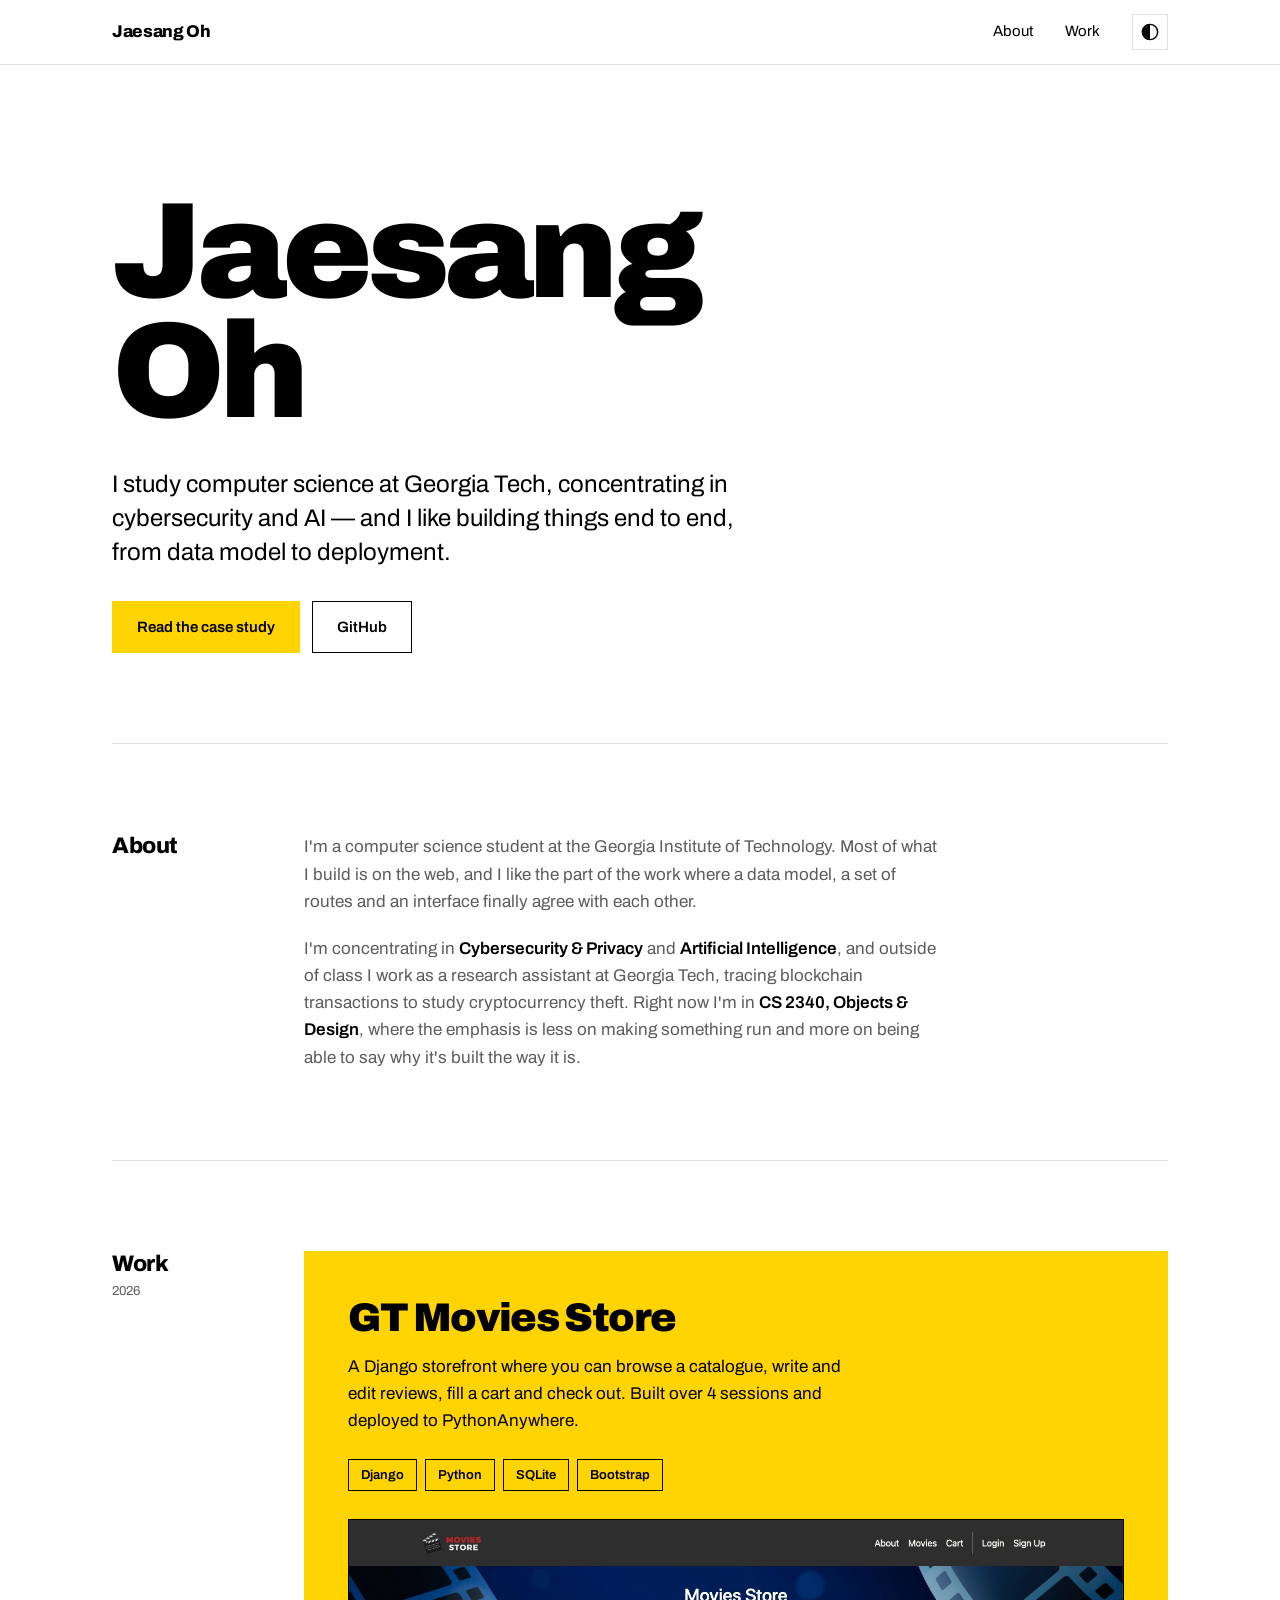
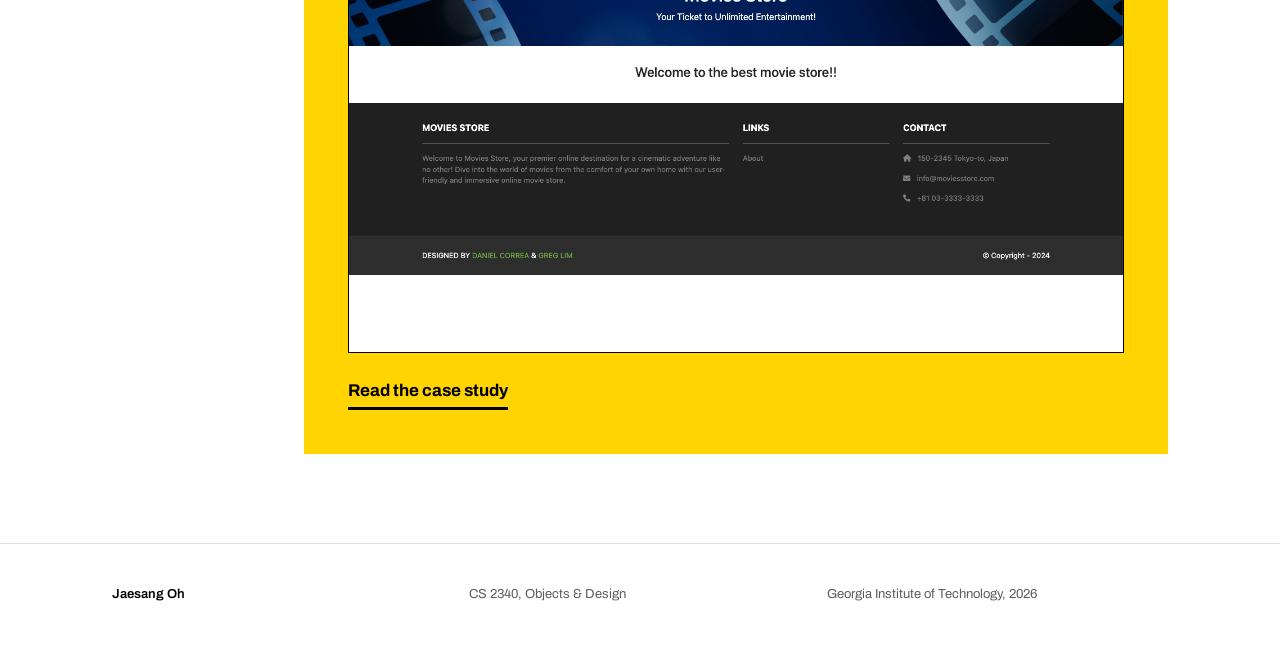
<file: portfolio/index.html>
<!DOCTYPE html>
<html lang="en">

<head>
  <meta charset="UTF-8" />
  <meta name="viewport" content="width=device-width, initial-scale=1.0" />
  <title>Jaesang Oh — Computer Science at Georgia Tech</title>
  <meta name="description"
    content="Portfolio of Jaesang Oh, a computer science student at Georgia Tech. Featuring GT Movies Store, a Django web application built for CS 2340." />
  <meta name="theme-color" content="#FFFFFF" />

  <!-- Resolve the theme before first paint so the page never flashes. -->
  <script>
    (function () {
      var t;
      try { t = localStorage.getItem('theme'); } catch (e) { t = null; }
      if (t !== 'light' && t !== 'dark') {
        t = window.matchMedia('(prefers-color-scheme: dark)').matches ? 'dark' : 'light';
      }
      document.documentElement.setAttribute('data-theme', t);
    })();
  </script>

  <link rel="preconnect" href="https://fonts.googleapis.com" />
  <link rel="preconnect" href="https://fonts.gstatic.com" crossorigin />
  <link
    href="https://fonts.googleapis.com/css2?family=Archivo:wght@400;500;600;700;800;900&family=JetBrains+Mono:wght@500&display=swap"
    rel="stylesheet" />

  <link rel="stylesheet" href="css/style.css" />
</head>

<body>

  <a href="#main" class="skip-link">Skip to content</a>

  <header class="topbar">
    <div class="wrap">
      <a href="#top" class="wordmark">Jaesang Oh</a>
      <nav class="topnav" aria-label="Main">
        <a href="#about">About</a>
        <a href="#work">Work</a>
        <button type="button" class="theme-toggle" aria-label="Switch to dark theme">
          <svg viewBox="0 0 20 20" aria-hidden="true" focusable="false">
            <circle cx="10" cy="10" r="8.5" fill="none" stroke="currentColor" stroke-width="1.6" />
            <path d="M10 1.5a8.5 8.5 0 0 0 0 17z" fill="currentColor" />
          </svg>
        </button>
      </nav>
    </div>
  </header>

  <main id="main">

    <section class="hero wrap" id="top">
      <h1 class="display">Jaesang<br />Oh</h1>
      <p class="lede">
        I study computer science at Georgia Tech, concentrating in cybersecurity
        and AI — and I like building things end to end, from data model to deployment.
      </p>
      <div class="actions">
        <a class="btn btn-solid" href="movies-store.html">Read the case study</a>
        <a class="btn btn-line" href="https://github.com/jaeoh91/" target="_blank" rel="noopener">GitHub</a>
      </div>
    </section>

    <div class="wrap">

      <section class="row" id="about">
        <div class="rail">
          <h2>About</h2>
        </div>
        <div class="content prose">
          <p>
            I'm a computer science student at the Georgia Institute of Technology.
            Most of what I build is on the web, and I like the part of the work where
            a data model, a set of routes and an interface finally agree with each other.
          </p>
          <p>
            I'm concentrating in <strong>Cybersecurity &amp; Privacy</strong> and
            <strong>Artificial Intelligence</strong>, and outside of class I work as a
            research assistant at Georgia Tech, tracing blockchain transactions to study
            cryptocurrency theft. Right now I'm in <strong>CS 2340, Objects &amp; Design</strong>,
            where the emphasis is less on making something run and more on being able
            to say why it's built the way it is.
          </p>
        </div>
      </section>

      <section class="row" id="work">
        <div class="rail">
          <h2>Work</h2>
          <p>2026</p>
        </div>
        <div class="content">
          <a class="mark-field" href="movies-store.html">
            <h3>GT Movies Store</h3>
            <p class="field-lede">
              A Django storefront where you can browse a catalogue, write and edit
              reviews, fill a cart and check out. Built over 4 sessions and deployed
              to PythonAnywhere.
            </p>
            <ul class="tags">
              <li>Django</li>
              <li>Python</li>
              <li>SQLite</li>
              <li>Bootstrap</li>
            </ul>
            <img src="img/screenshot_home.jpg" alt="The GT Movies Store home page" class="field-shot" width="1376"
              height="768" />
            <span class="field-cta">Read the case study</span>
          </a>
        </div>
      </section>

    </div>
  </main>

  <footer class="footer">
    <div class="wrap">
      <p><strong>Jaesang Oh</strong></p>
      <p>CS 2340, Objects &amp; Design</p>
      <p>Georgia Institute of Technology, 2026</p>
    </div>
  </footer>

  <script src="js/main.js"></script>
</body>

</html>
</file>
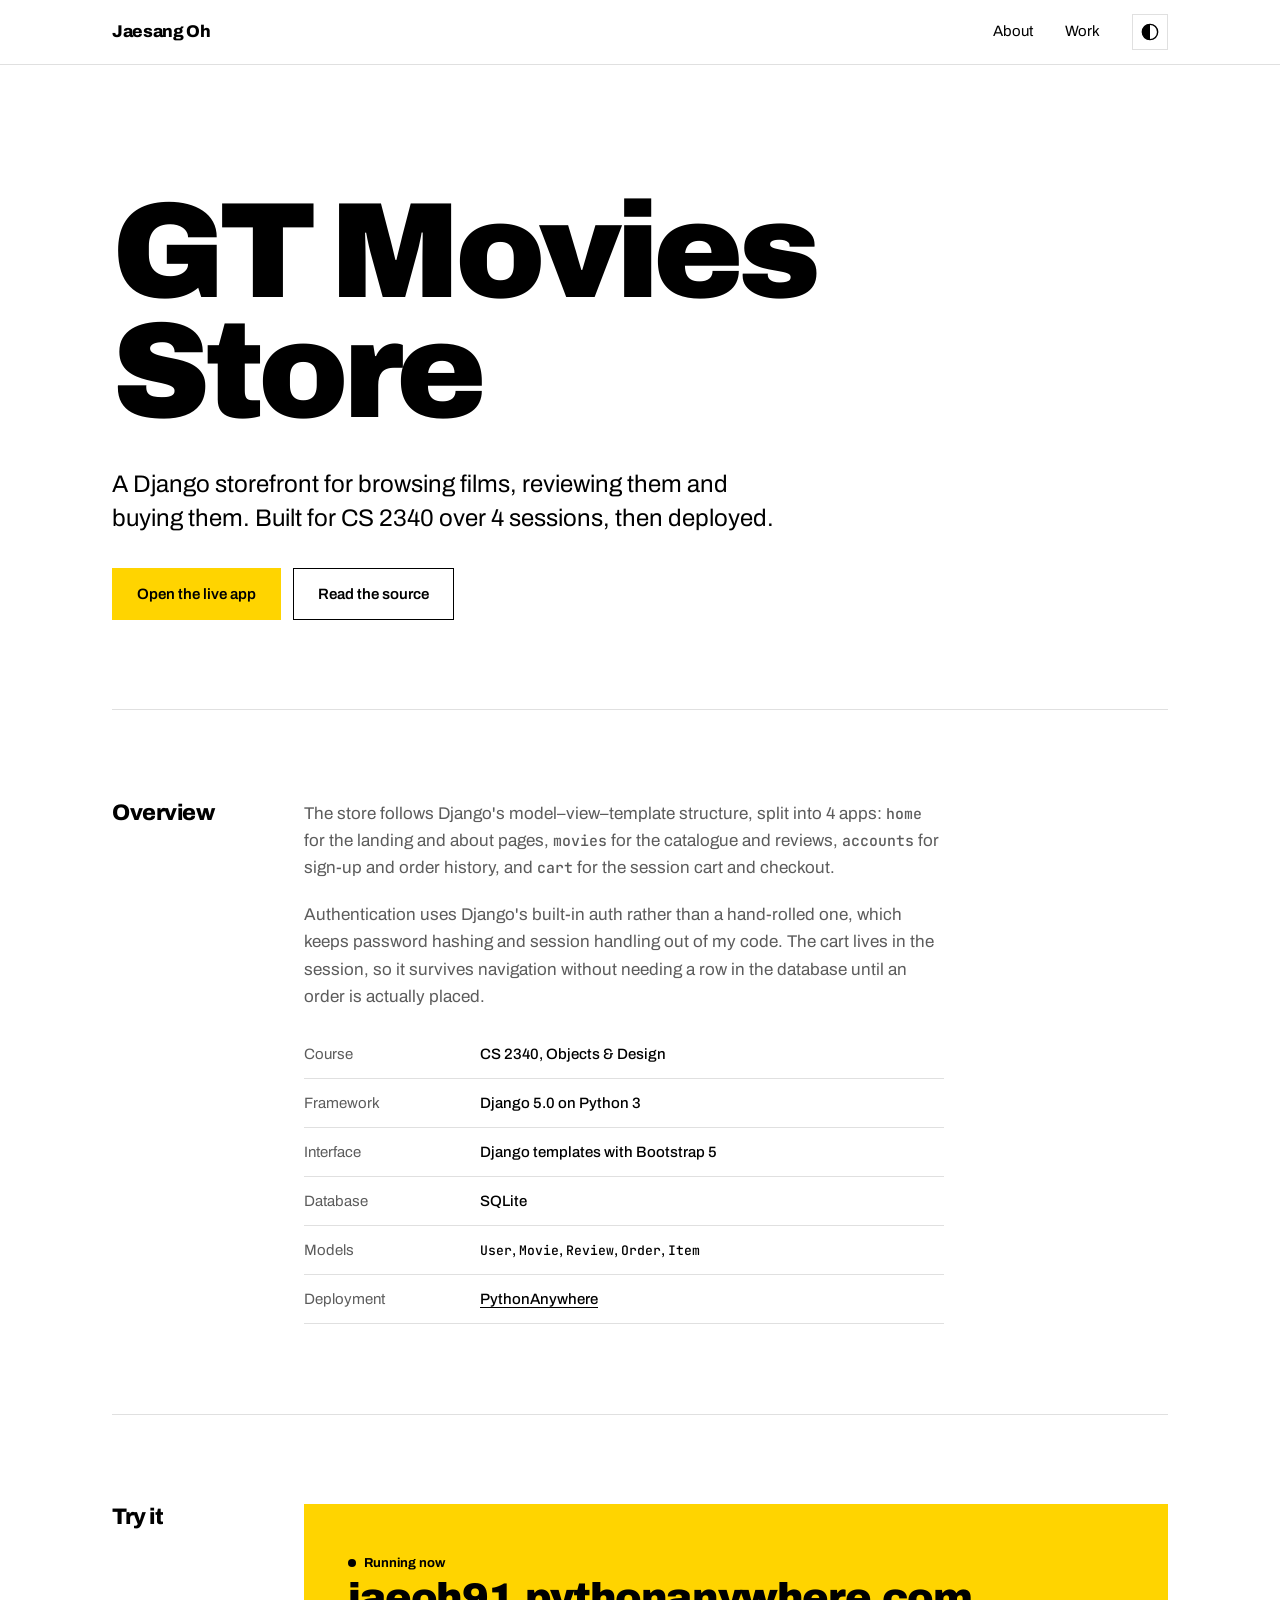
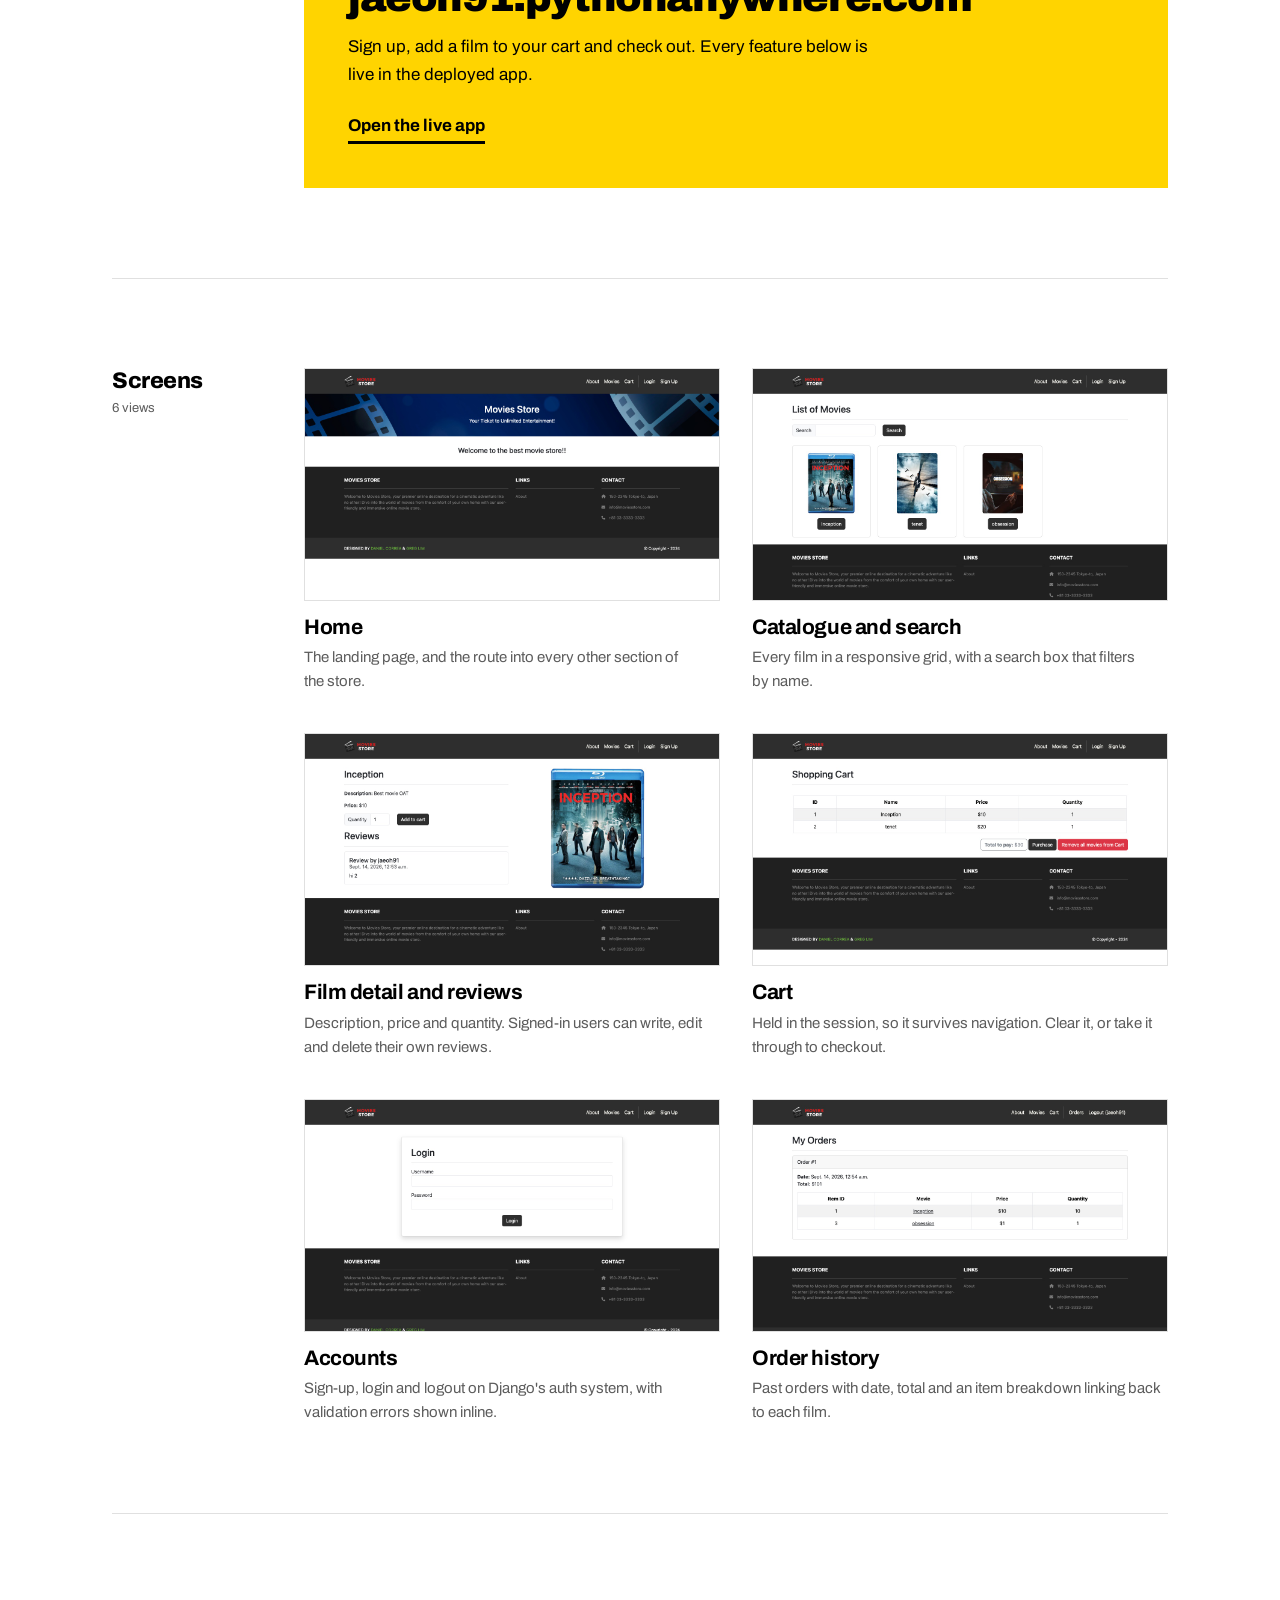
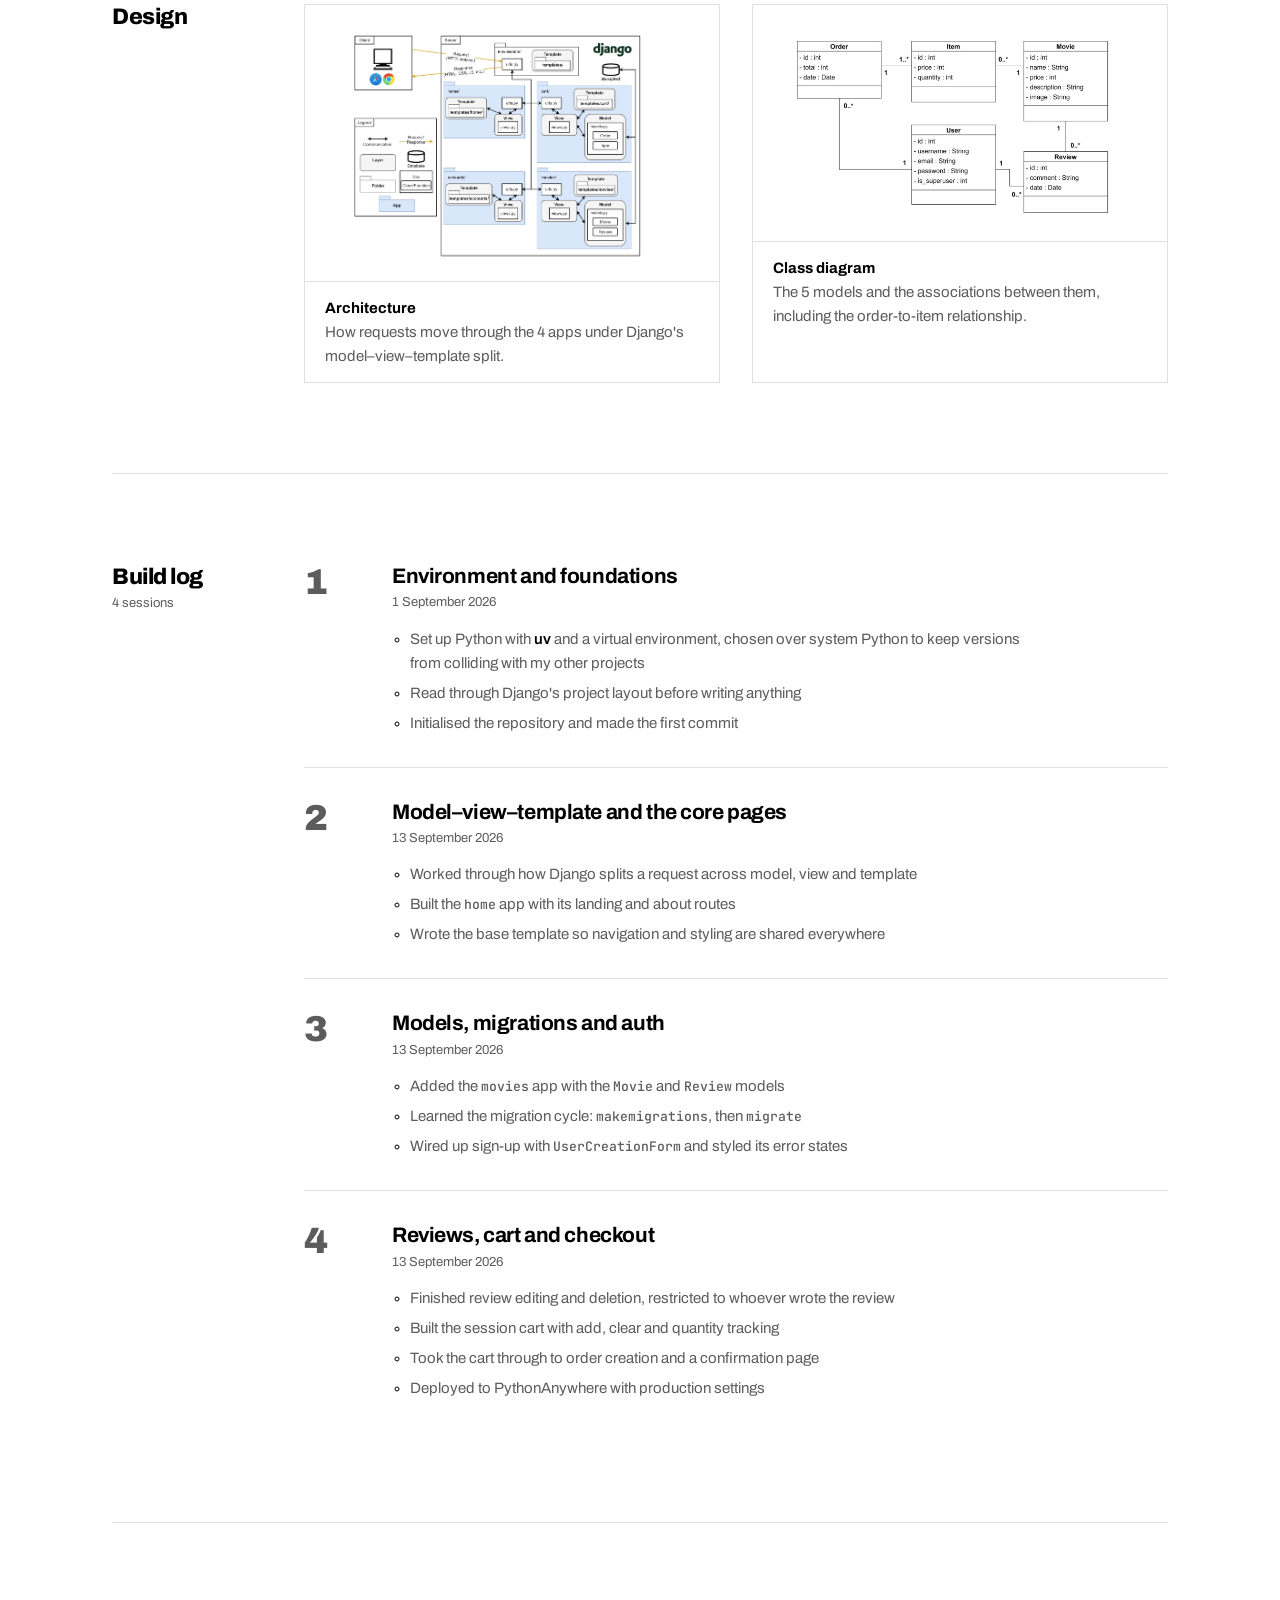
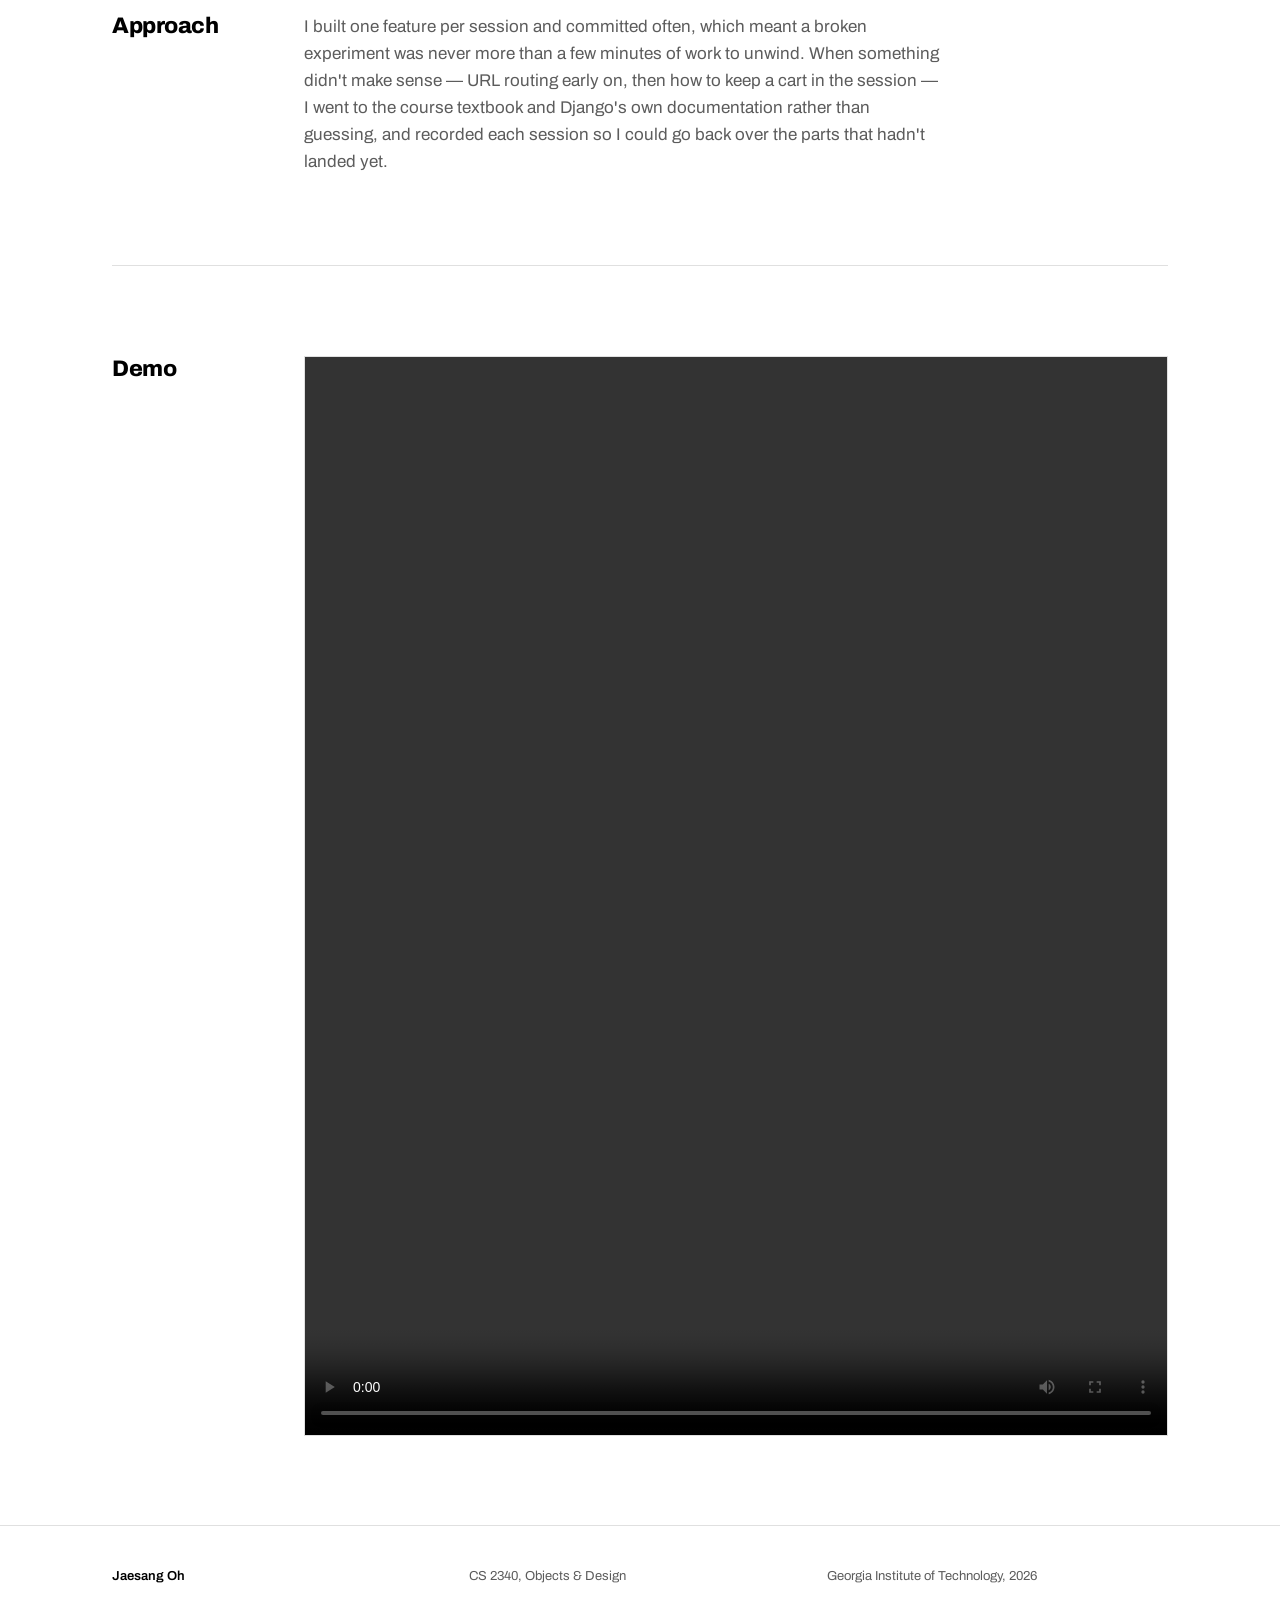
<file: portfolio/movies-store.html>
<!DOCTYPE html>
<html lang="en">
<head>
  <meta charset="UTF-8" />
  <meta name="viewport" content="width=device-width, initial-scale=1.0" />
  <title>GT Movies Store — Jaesang Oh</title>
  <meta name="description" content="How GT Movies Store was built: a Django storefront with reviews, a session cart and checkout, written for CS 2340 at Georgia Tech." />
  <meta name="theme-color" content="#FFFFFF" />

  <!-- Resolve the theme before first paint so the page never flashes. -->
  <script>
    (function () {
      var t;
      try { t = localStorage.getItem('theme'); } catch (e) { t = null; }
      if (t !== 'light' && t !== 'dark') {
        t = window.matchMedia('(prefers-color-scheme: dark)').matches ? 'dark' : 'light';
      }
      document.documentElement.setAttribute('data-theme', t);
    })();
  </script>

  <link rel="preconnect" href="https://fonts.googleapis.com" />
  <link rel="preconnect" href="https://fonts.gstatic.com" crossorigin />
  <link href="https://fonts.googleapis.com/css2?family=Archivo:wght@400;500;600;700;800;900&family=JetBrains+Mono:wght@500&display=swap" rel="stylesheet" />

  <link rel="stylesheet" href="css/style.css" />
</head>
<body>

<a href="#main" class="skip-link">Skip to content</a>

<header class="topbar">
  <div class="wrap">
    <a href="index.html" class="wordmark">Jaesang Oh</a>
    <nav class="topnav" aria-label="Main">
      <a href="index.html#about">About</a>
      <a href="index.html#work">Work</a>
      <button type="button" class="theme-toggle" aria-label="Switch to dark theme">
        <svg viewBox="0 0 20 20" aria-hidden="true" focusable="false">
          <circle cx="10" cy="10" r="8.5" fill="none" stroke="currentColor" stroke-width="1.6" />
          <path d="M10 1.5a8.5 8.5 0 0 0 0 17z" fill="currentColor" />
        </svg>
      </button>
    </nav>
  </div>
</header>

<main id="main">

  <section class="hero wrap" id="top">
    <h1 class="display">GT Movies<br />Store</h1>
    <p class="lede">
      A Django storefront for browsing films, reviewing them and buying them.
      Built for CS 2340 over 4 sessions, then deployed.
    </p>
    <div class="actions">
      <a class="btn btn-solid" href="https://jaeoh91.pythonanywhere.com" target="_blank" rel="noopener">Open the live app</a>
      <a class="btn btn-line" href="https://github.com/jaeoh91/CS2340-Project-1" target="_blank" rel="noopener">Read the source</a>
    </div>
  </section>

  <div class="wrap">

    <section class="row" id="overview">
      <div class="rail"><h2>Overview</h2></div>
      <div class="content prose">
        <p>
          The store follows Django's model–view–template structure, split into 4
          apps: <code>home</code> for the landing and about pages, <code>movies</code>
          for the catalogue and reviews, <code>accounts</code> for sign-up and order
          history, and <code>cart</code> for the session cart and checkout.
        </p>
        <p>
          Authentication uses Django's built-in auth rather than a hand-rolled one,
          which keeps password hashing and session handling out of my code. The cart
          lives in the session, so it survives navigation without needing a row in the
          database until an order is actually placed.
        </p>

        <dl class="specs">
          <div>
            <dt>Course</dt>
            <dd>CS 2340, Objects &amp; Design</dd>
          </div>
          <div>
            <dt>Framework</dt>
            <dd>Django 5.0 on Python 3</dd>
          </div>
          <div>
            <dt>Interface</dt>
            <dd>Django templates with Bootstrap 5</dd>
          </div>
          <div>
            <dt>Database</dt>
            <dd>SQLite</dd>
          </div>
          <div>
            <dt>Models</dt>
            <dd><code>User</code>, <code>Movie</code>, <code>Review</code>, <code>Order</code>, <code>Item</code></dd>
          </div>
          <div>
            <dt>Deployment</dt>
            <dd><a href="https://jaeoh91.pythonanywhere.com" target="_blank" rel="noopener">PythonAnywhere</a></dd>
          </div>
        </dl>
      </div>
    </section>

    <section class="row" id="live">
      <div class="rail"><h2>Try it</h2></div>
      <div class="content">
        <a class="mark-field" href="https://jaeoh91.pythonanywhere.com" target="_blank" rel="noopener">
          <span class="live">Running now</span>
          <h3>jaeoh91.pythonanywhere.com</h3>
          <p class="field-lede">
            Sign up, add a film to your cart and check out. Every feature below is
            live in the deployed app.
          </p>
          <span class="field-cta">Open the live app</span>
        </a>
      </div>
    </section>

    <section class="row" id="screens">
      <div class="rail">
        <h2>Screens</h2>
        <p>6 views</p>
      </div>
      <div class="content">
        <div class="shots">

          <div class="shot">
            <img src="img/screenshot_home.jpg" alt="Home page with the store's hero banner"
                 width="1376" height="768" loading="lazy" />
            <h3>Home</h3>
            <p>The landing page, and the route into every other section of the store.</p>
          </div>

          <div class="shot">
            <img src="img/screenshot_movies.jpg" alt="Catalogue of films in a card grid"
                 width="1376" height="768" loading="lazy" />
            <h3>Catalogue and search</h3>
            <p>Every film in a responsive grid, with a search box that filters by name.</p>
          </div>

          <div class="shot">
            <img src="img/screenshot_detail.jpg" alt="A film's detail page showing reviews"
                 width="1376" height="768" loading="lazy" />
            <h3>Film detail and reviews</h3>
            <p>Description, price and quantity. Signed-in users can write, edit and delete their own reviews.</p>
          </div>

          <div class="shot">
            <img src="img/screenshot_cart.jpg" alt="Shopping cart listing selected films"
                 width="1376" height="768" loading="lazy" />
            <h3>Cart</h3>
            <p>Held in the session, so it survives navigation. Clear it, or take it through to checkout.</p>
          </div>

          <div class="shot">
            <img src="img/screenshot_login.jpg" alt="Login form"
                 width="1376" height="768" loading="lazy" />
            <h3>Accounts</h3>
            <p>Sign-up, login and logout on Django's auth system, with validation errors shown inline.</p>
          </div>

          <div class="shot">
            <img src="img/screenshot_orders.jpg" alt="Order history listing past purchases"
                 width="1376" height="768" loading="lazy" />
            <h3>Order history</h3>
            <p>Past orders with date, total and an item breakdown linking back to each film.</p>
          </div>

        </div>
      </div>
    </section>

    <section class="row" id="design">
      <div class="rail"><h2>Design</h2></div>
      <div class="content">
        <div class="figures">
          <figure>
            <img src="img/architecture_diagram.png" alt="Diagram of the Django MVT architecture across the four apps"
                 width="1642" height="1038" loading="lazy" />
            <figcaption>
              <strong>Architecture</strong>
              How requests move through the 4 apps under Django's model–view–template split.
            </figcaption>
          </figure>
          <figure>
            <img src="img/class_diagram.png" alt="Class diagram of the five models and their associations"
                 width="1472" height="770" loading="lazy" />
            <figcaption>
              <strong>Class diagram</strong>
              The 5 models and the associations between them, including the order-to-item relationship.
            </figcaption>
          </figure>
        </div>
      </div>
    </section>

    <section class="row" id="process">
      <div class="rail">
        <h2>Build log</h2>
        <p>4 sessions</p>
      </div>
      <div class="content">
        <ol class="log">

          <li>
            <div class="log-n">1</div>
            <div class="log-body">
              <h3>Environment and foundations</h3>
              <p class="log-date">1 September 2026</p>
              <ul>
                <li>Set up Python with <strong>uv</strong> and a virtual environment, chosen over system Python to keep versions from colliding with my other projects</li>
                <li>Read through Django's project layout before writing anything</li>
                <li>Initialised the repository and made the first commit</li>
              </ul>
            </div>
          </li>

          <li>
            <div class="log-n">2</div>
            <div class="log-body">
              <h3>Model–view–template and the core pages</h3>
              <p class="log-date">13 September 2026</p>
              <ul>
                <li>Worked through how Django splits a request across model, view and template</li>
                <li>Built the <code>home</code> app with its landing and about routes</li>
                <li>Wrote the base template so navigation and styling are shared everywhere</li>
              </ul>
            </div>
          </li>

          <li>
            <div class="log-n">3</div>
            <div class="log-body">
              <h3>Models, migrations and auth</h3>
              <p class="log-date">13 September 2026</p>
              <ul>
                <li>Added the <code>movies</code> app with the <code>Movie</code> and <code>Review</code> models</li>
                <li>Learned the migration cycle: <code>makemigrations</code>, then <code>migrate</code></li>
                <li>Wired up sign-up with <code>UserCreationForm</code> and styled its error states</li>
              </ul>
            </div>
          </li>

          <li>
            <div class="log-n">4</div>
            <div class="log-body">
              <h3>Reviews, cart and checkout</h3>
              <p class="log-date">13 September 2026</p>
              <ul>
                <li>Finished review editing and deletion, restricted to whoever wrote the review</li>
                <li>Built the session cart with add, clear and quantity tracking</li>
                <li>Took the cart through to order creation and a confirmation page</li>
                <li>Deployed to PythonAnywhere with production settings</li>
              </ul>
            </div>
          </li>

        </ol>
      </div>
    </section>

    <section class="row" id="approach">
      <div class="rail"><h2>Approach</h2></div>
      <div class="content prose">
        <p>
          I built one feature per session and committed often, which meant a broken
          experiment was never more than a few minutes of work to unwind. When
          something didn't make sense — URL routing early on, then how to keep a cart
          in the session — I went to the course textbook and Django's own
          documentation rather than guessing, and recorded each session so I could
          go back over the parts that hadn't landed yet.
        </p>
      </div>
    </section>

    <section class="row" id="demo">
      <div class="rail"><h2>Demo</h2></div>
      <div class="content">
        <video class="video" controls preload="metadata" width="1920" height="1080">
          <source src="img/demo_vid.mp4" type="video/mp4" />
          Your browser can't play embedded video.
          <a href="img/demo_vid.mp4">Download the demo</a> instead.
        </video>
      </div>
    </section>

  </div>
</main>

<footer class="footer">
  <div class="wrap">
    <p><strong>Jaesang Oh</strong></p>
    <p>CS 2340, Objects &amp; Design</p>
    <p>Georgia Institute of Technology, 2026</p>
  </div>
</footer>

<script src="js/main.js"></script>
</body>
</html>
</file>
<file: portfolio/css/style.css>
/* ==========================================================================
   Jaesang Oh — portfolio

   Concept: spec sheet. The subject is a CS 2340 (Objects & Design) project
   that ships real specification artifacts — a class diagram, an architecture
   diagram, a session log — so the page is set like a technical document:
   monochrome, hard-left, divided by hairlines, with a label rail per section.

   Yellow is structural, not decorative: it marks the primary action, and
   nothing else. On each page that is the hero's main button and the field
   pointing at the same destination. It is only ever a background with black
   text on it — never thin colored text, because #FFD400 on white is 1.43:1
   and unreadable. Black on yellow is 14.7:1, and so is yellow on black.
   ========================================================================== */

/* --------------------------------------------------------------------------
   Reset
   -------------------------------------------------------------------------- */
*, *::before, *::after { box-sizing: border-box; }
* { margin: 0; padding: 0; }

/* --------------------------------------------------------------------------
   Tokens

   The inline script in each <head> always resolves a concrete data-theme, so
   only these two explicit states need defining — no third "system" branch.
   -------------------------------------------------------------------------- */
:root {
  color-scheme: light;

  --paper:    #FFFFFF;
  --ink:      #000000;
  --ink-60:   #5C5C5C;   /* 6.58:1 on paper */
  --rule:     #E0E0E0;
  --plate:    #F5F5F5;   /* quiet fill, e.g. behind diagrams */

  --mark:     #FFD400;
  --mark-ink: #000000;   /* text on yellow is always black, in both themes */

  /* layout */
  --rail:     9.5rem;
  --gap:      2.5rem;
  --measure:  64ch;
  --wrap:     72rem;
  --band:     clamp(3.25rem, 7vw, 6rem);

  /* type scale — perfect fourth at the display end, tightening for text */
  --t-display: clamp(3.25rem, 12vw, 8.5rem);
  --t-h2:      clamp(1.75rem, 4.5vw, 3rem);
  --t-h3:      1.3125rem;
  --t-lede:    clamp(1.125rem, 2.2vw, 1.5rem);
  --t-body:    1.0625rem;
  --t-small:   0.9375rem;
  --t-micro:   0.8125rem;
}

[data-theme="dark"] {
  color-scheme: dark;

  --paper:  #000000;
  --ink:    #FFFFFF;
  --ink-60: #A3A3A3;   /* 8.3:1 on paper */
  --rule:   #2A2A2A;
  --plate:  #121212;
}

/* Colour transitions are enabled by JS only after the first user toggle, so
   the initial paint never animates. */
.theme-anim,
.theme-anim body,
.theme-anim .topbar,
.theme-anim .shot img,
.theme-anim .btn {
  transition: background-color .18s ease, color .18s ease, border-color .18s ease;
}

/* --------------------------------------------------------------------------
   Base
   -------------------------------------------------------------------------- */
html {
  scroll-padding-top: 5.5rem;
  -webkit-text-size-adjust: 100%;
}

@media (prefers-reduced-motion: no-preference) {
  html { scroll-behavior: smooth; }
}

body {
  background: var(--paper);
  color: var(--ink);
  font-family: Archivo, ui-sans-serif, system-ui, -apple-system, sans-serif;
  font-size: var(--t-body);
  line-height: 1.6;
  -webkit-font-smoothing: antialiased;
  font-synthesis-weight: none;
}

/* The literal reading of "yellow highlight" — and the only place yellow
   appears without being placed deliberately. */
::selection { background: var(--mark); color: var(--mark-ink); }

img { max-width: 100%; height: auto; display: block; }

code {
  font-family: 'JetBrains Mono', ui-monospace, SFMono-Regular, Menlo, monospace;
  font-size: .875em;
  font-weight: 500;
}

h1, h2, h3 {
  font-weight: 800;
  letter-spacing: -.02em;
  line-height: 1.15;
  text-wrap: balance;
}

p { text-wrap: pretty; overflow-wrap: break-word; }

a { color: inherit; }

.wrap {
  max-width: var(--wrap);
  margin-inline: auto;
  padding-inline: clamp(1.25rem, 4vw, 3rem);
}

/* --------------------------------------------------------------------------
   Focus

   A solid ink ring reads on paper in both themes. Inside the yellow field,
   ink would be white-on-yellow in dark mode, so those force black.
   -------------------------------------------------------------------------- */
:focus-visible {
  outline: 3px solid var(--ink);
  outline-offset: 3px;
}

.mark-field :focus-visible,
.mark-field:focus-visible {
  outline-color: #000;
}

.skip-link {
  position: fixed;
  top: .75rem;
  left: .75rem;
  z-index: 100;
  padding: .625rem 1rem;
  background: var(--mark);
  color: var(--mark-ink);
  font-weight: 700;
  text-decoration: none;
  transform: translateY(-250%);
}

.skip-link:focus-visible {
  transform: translateY(0);
  outline-color: #000;
}

/* --------------------------------------------------------------------------
   Top bar
   -------------------------------------------------------------------------- */
.topbar {
  position: sticky;
  top: 0;
  z-index: 50;
  background: var(--paper);
  border-bottom: 1px solid var(--rule);
}

.topbar .wrap {
  display: flex;
  align-items: center;
  justify-content: space-between;
  gap: 1rem;
  min-height: 4rem;
}

.wordmark {
  font-weight: 800;
  font-size: 1.0625rem;
  letter-spacing: -.02em;
  text-decoration: none;
}

.topnav {
  display: flex;
  align-items: center;
  gap: clamp(1rem, 3vw, 2rem);
}

.topnav a {
  font-size: var(--t-small);
  text-decoration: none;
  padding-block: .25rem;
  border-bottom: 2px solid transparent;
}

.topnav a:hover { border-bottom-color: var(--ink); }

/* Theme toggle — the half-filled disc rotates to show which way it flips. */
.theme-toggle {
  display: grid;
  place-items: center;
  width: 2.25rem;
  height: 2.25rem;
  background: none;
  border: 1px solid var(--rule);
  color: var(--ink);
  cursor: pointer;
  touch-action: manipulation;
}

.theme-toggle:hover { border-color: var(--ink); }
.theme-toggle svg { width: 1.125rem; height: 1.125rem; }

@media (prefers-reduced-motion: no-preference) {
  .theme-toggle svg { transition: transform .3s ease; }
}

[data-theme="dark"] .theme-toggle svg { transform: rotate(180deg); }

/* --------------------------------------------------------------------------
   Hero
   -------------------------------------------------------------------------- */
.hero {
  padding-block: clamp(3.5rem, 10vw, 8rem) var(--band);
}

.display {
  font-size: var(--t-display);
  font-weight: 900;
  line-height: .88;
  letter-spacing: -.045em;
  text-wrap: balance;
}

.lede {
  max-width: 48ch;
  margin-top: clamp(1.5rem, 3vw, 2.25rem);
  font-size: var(--t-lede);
  line-height: 1.4;
}

.actions {
  display: flex;
  flex-wrap: wrap;
  gap: .75rem;
  margin-top: 2rem;
}

.btn {
  display: inline-block;
  padding: .8125rem 1.5rem;
  font-size: var(--t-small);
  font-weight: 600;
  text-decoration: none;
  border: 1px solid var(--ink);
  touch-action: manipulation;
}

/* The primary action on each page carries the mark. Same rule as the field
   below: yellow means "this is the thing to click". */
.btn-solid {
  background: var(--mark);
  border-color: var(--mark);
  color: var(--mark-ink);
}

.btn-solid:hover { background: var(--ink); border-color: var(--ink); color: var(--paper); }
.btn-solid:focus-visible { outline-color: var(--ink); }
.btn-line:hover  { background: var(--ink); color: var(--paper); }

/* --------------------------------------------------------------------------
   Rows — label rail + content, the spec-sheet device
   -------------------------------------------------------------------------- */
.row {
  display: grid;
  grid-template-columns: var(--rail) minmax(0, 1fr);
  gap: var(--gap);
  padding-block: var(--band);
  border-top: 1px solid var(--rule);
}

.rail {
  font-size: var(--t-small);
  font-weight: 600;
}

.rail p {
  margin-top: .25rem;
  color: var(--ink-60);
  font-size: var(--t-micro);
  font-weight: 400;
}

.content > * + * { margin-top: 1.25rem; }

.prose p {
  max-width: var(--measure);
  color: var(--ink-60);
}

.prose strong { color: var(--ink); font-weight: 600; }

.prose a {
  color: var(--ink);
  text-decoration: underline;
  text-underline-offset: 3px;
}

h2.section-head {
  font-size: var(--t-h2);
  letter-spacing: -.03em;
  max-width: 20ch;
}

/* --------------------------------------------------------------------------
   The yellow field — one per page, marking what to click
   -------------------------------------------------------------------------- */
.mark-field {
  display: block;
  background: var(--mark);
  color: var(--mark-ink);
  padding: clamp(1.75rem, 4vw, 2.75rem);
  text-decoration: none;
}

.mark-field h3 {
  font-size: clamp(1.75rem, 4vw, 2.5rem);
  font-weight: 900;
  letter-spacing: -.035em;
  overflow-wrap: anywhere;   /* headings here can be a bare URL */
}

.mark-field .field-lede {
  max-width: 52ch;
  margin-top: .75rem;
  font-size: var(--t-body);
}

.tags {
  display: flex;
  flex-wrap: wrap;
  gap: .5rem;
  margin-top: 1.5rem;
  list-style: none;
}

.tags li {
  padding: .3125rem .75rem;
  border: 1px solid var(--mark-ink);
  font-size: var(--t-micro);
  font-weight: 600;
}

.field-shot {
  margin-top: 1.75rem;
  border: 1px solid var(--mark-ink);
}

.field-cta {
  display: inline-block;
  margin-top: 1.5rem;
  font-weight: 700;
  border-bottom: 3px solid var(--mark-ink);
  padding-bottom: .125rem;
}

/* Live marker, used in the project page's yellow banner */
.live {
  display: inline-flex;
  align-items: center;
  gap: .5rem;
  font-size: var(--t-micro);
  font-weight: 700;
}

.live::before {
  content: '';
  width: .5rem;
  height: .5rem;
  border-radius: 50%;
  background: var(--mark-ink);
}

/* --------------------------------------------------------------------------
   Specs list
   -------------------------------------------------------------------------- */
.specs { max-width: var(--measure); }

.specs > div {
  display: grid;
  grid-template-columns: 10rem 1fr;
  gap: 1rem;
  padding-block: .75rem;
  border-bottom: 1px solid var(--rule);
}

.specs dt { color: var(--ink-60); font-size: var(--t-small); }
.specs dd { font-size: var(--t-small); font-weight: 500; }

.specs a {
  color: var(--ink);
  text-decoration: underline;
  text-underline-offset: 3px;
}

/* --------------------------------------------------------------------------
   Screens — plain grid, no card chrome
   -------------------------------------------------------------------------- */
.shots {
  display: grid;
  grid-template-columns: repeat(auto-fit, minmax(19rem, 1fr));
  gap: 2.5rem 2rem;
}

.shot img { border: 1px solid var(--rule); }

.shot h3 {
  margin-top: .875rem;
  font-size: var(--t-h3);
  font-weight: 700;
}

.shot p {
  margin-top: .375rem;
  color: var(--ink-60);
  font-size: var(--t-small);
}

/* --------------------------------------------------------------------------
   Diagrams — kept on a white plate in both themes, since the source PNGs
   are line art on white and would otherwise float on a black page.
   -------------------------------------------------------------------------- */
.figures {
  display: grid;
  grid-template-columns: repeat(auto-fit, minmax(20rem, 1fr));
  gap: 2rem;
}

.figures figure { border: 1px solid var(--rule); }

.figures img {
  background: #FFFFFF;
  padding: 1.25rem;
}

.figures figcaption {
  padding: .875rem 1.25rem;
  border-top: 1px solid var(--rule);
  font-size: var(--t-small);
  color: var(--ink-60);
}

.figures figcaption strong {
  display: block;
  color: var(--ink);
  font-weight: 700;
}

/* --------------------------------------------------------------------------
   Build log — numbered because the content genuinely is a sequence
   -------------------------------------------------------------------------- */
.log { list-style: none; }

.log > li {
  display: grid;
  grid-template-columns: 4rem minmax(0, 1fr);
  gap: 1.5rem;
  padding-block: 2rem;
  border-top: 1px solid var(--rule);
}

.log > li:first-child { border-top: 0; padding-top: 0; }

.log-n {
  font-size: 2.25rem;
  font-weight: 900;
  line-height: 1;
  letter-spacing: -.05em;
  color: var(--ink-60);
  font-variant-numeric: tabular-nums;
}

.log-body h3 { font-size: var(--t-h3); font-weight: 700; }

.log-date {
  margin-top: .25rem;
  color: var(--ink-60);
  font-size: var(--t-micro);
}

.log-body ul {
  margin-top: .875rem;
  padding-left: 1.125rem;
  max-width: var(--measure);
}

.log-body li {
  margin-top: .375rem;
  color: var(--ink-60);
  font-size: var(--t-small);
}

.log-body li::marker { color: var(--ink); }
.log-body strong { color: var(--ink); font-weight: 600; }

/* --------------------------------------------------------------------------
   Video
   -------------------------------------------------------------------------- */
.video {
  display: block;
  width: 100%;
  max-width: 60rem;
  background: #000;
  border: 1px solid var(--rule);
}

/* --------------------------------------------------------------------------
   Footer
   -------------------------------------------------------------------------- */
.footer {
  border-top: 1px solid var(--rule);
  padding-block: 2.5rem;
}

.footer .wrap {
  display: grid;
  grid-template-columns: repeat(auto-fit, minmax(12rem, 1fr));
  gap: 1rem;
  font-size: var(--t-micro);
  color: var(--ink-60);
}

.footer strong { color: var(--ink); font-weight: 600; }

/* --------------------------------------------------------------------------
   Responsive — rail folds above content
   -------------------------------------------------------------------------- */
@media (max-width: 760px) {
  :root { --gap: 1rem; }

  .row { grid-template-columns: 1fr; }

  .rail {
    display: flex;
    align-items: baseline;
    gap: .75rem;
    color: var(--ink-60);
  }

  .rail p { margin-top: 0; }

  .specs > div { grid-template-columns: 1fr; gap: .125rem; }

  .log > li { grid-template-columns: 2.5rem minmax(0, 1fr); gap: 1rem; }
  .log-n { font-size: 1.5rem; }
}

/* --------------------------------------------------------------------------
   Reduced motion
   -------------------------------------------------------------------------- */
@media (prefers-reduced-motion: reduce) {
  *, *::before, *::after {
    animation-duration: .01ms !important;
    animation-iteration-count: 1 !important;
    transition-duration: .01ms !important;
    scroll-behavior: auto !important;
  }
}
</file>
